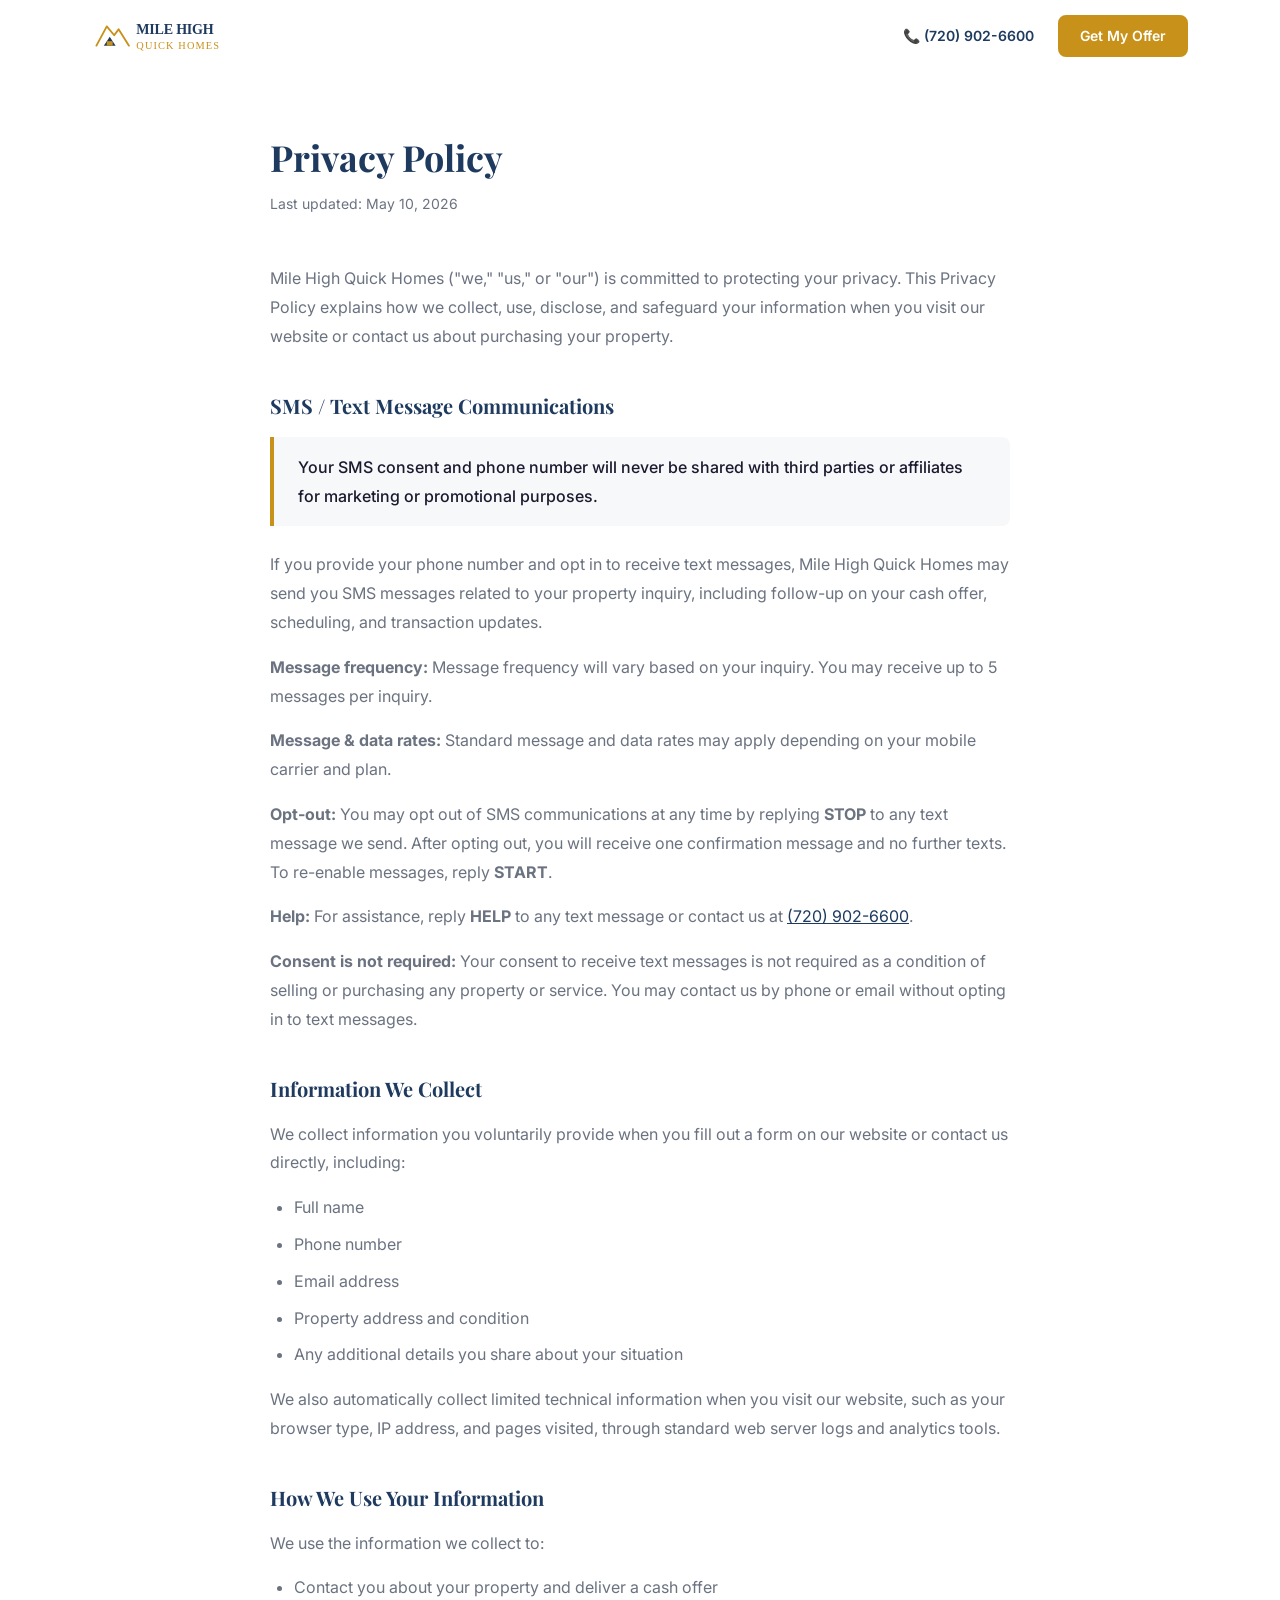
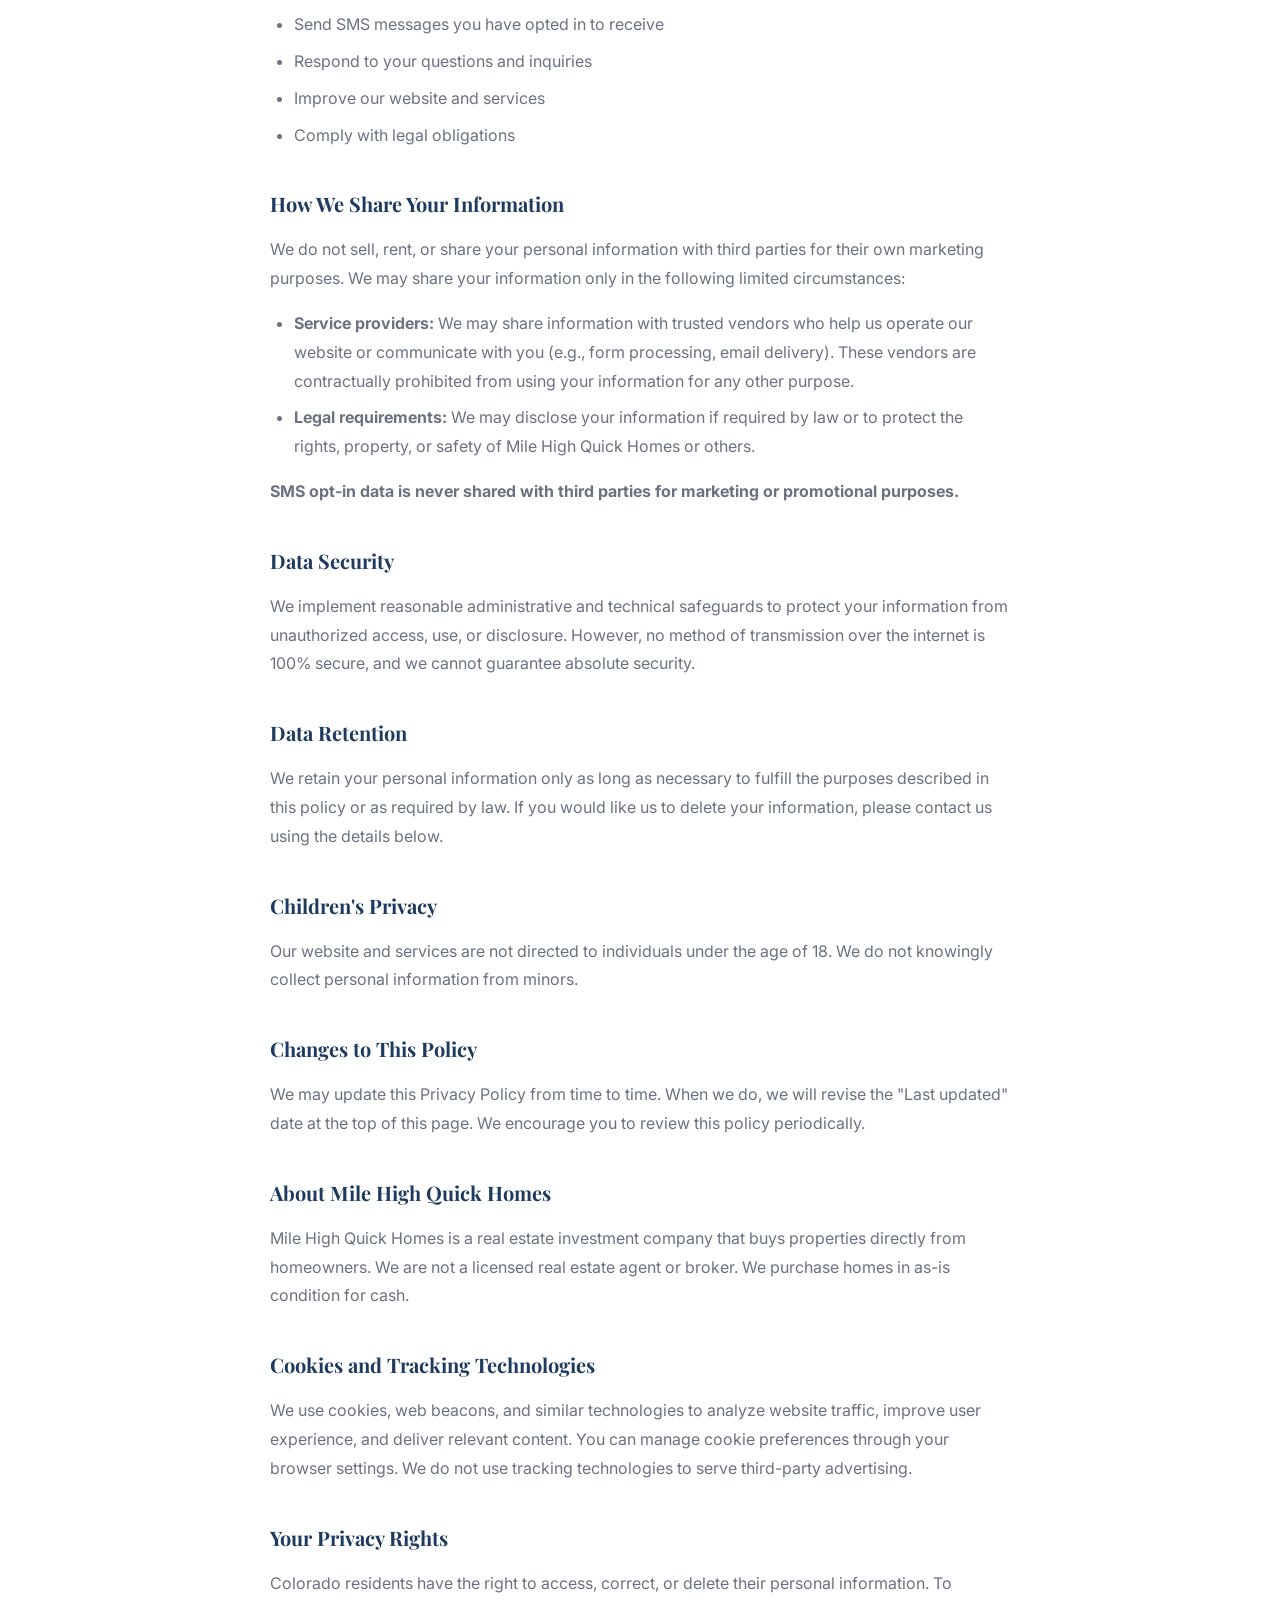
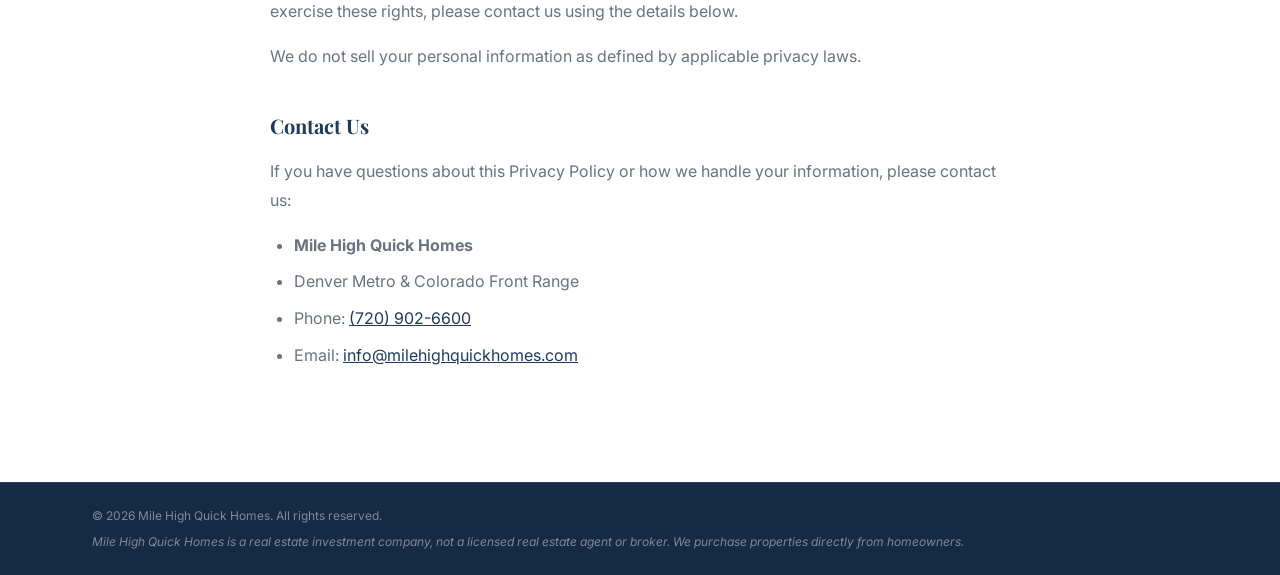
<file: privacy-policy.html>
<!DOCTYPE html>
<html lang="en">
<head>
  <meta charset="UTF-8">
  <meta name="viewport" content="width=device-width, initial-scale=1">

  <title>Privacy Policy | Mile High Quick Homes</title>
  <meta name="description" content="Privacy Policy for Mile High Quick Homes. Learn how we collect, use, and protect your personal information.">
  <meta name="robots" content="noindex, nofollow">

  <link rel="canonical" href="https://www.milehighquickhomes.com/privacy-policy.html">
  <link rel="icon" type="image/png" href="/images/favicon-32x32.png" sizes="32x32">
  <link rel="apple-touch-icon" href="/images/apple-touch-icon.png">

  <link rel="preconnect" href="https://fonts.googleapis.com">
  <link rel="preconnect" href="https://fonts.gstatic.com" crossorigin>
  <link rel="stylesheet" href="https://fonts.googleapis.com/css2?family=Playfair+Display:wght@600;700&family=Inter:wght@400;500;600&display=swap">

  <link rel="stylesheet" href="css/reset.css">
  <link rel="stylesheet" href="css/variables.css">
  <link rel="stylesheet" href="css/main.css">

  <style>
    .policy-page {
      padding-top: calc(var(--nav-height) + var(--space-16));
      padding-bottom: var(--space-24);
    }

    .policy-content {
      max-width: 740px;
      margin-inline: auto;
    }

    .policy-content h1 {
      font-family: var(--font-heading);
      font-size: var(--text-4xl);
      color: var(--color-primary);
      margin-bottom: var(--space-3);
      line-height: 1.2;
    }

    .policy-content .last-updated {
      font-size: var(--text-sm);
      color: var(--color-text-light);
      margin-bottom: var(--space-12);
    }

    .policy-content h2 {
      font-family: var(--font-heading);
      font-size: var(--text-xl);
      color: var(--color-primary);
      margin-top: var(--space-10);
      margin-bottom: var(--space-4);
    }

    .policy-content p,
    .policy-content li {
      font-size: var(--text-base);
      color: var(--color-text-light);
      line-height: 1.8;
      margin-bottom: var(--space-4);
    }

    .policy-content ul {
      padding-left: var(--space-6);
      margin-bottom: var(--space-4);
    }

    .policy-content li {
      margin-bottom: var(--space-2);
    }

    .policy-content a {
      color: var(--color-primary);
      text-decoration: underline;
    }

    .policy-highlight {
      background-color: var(--color-bg-alt);
      border-left: 4px solid var(--color-accent);
      padding: var(--space-4) var(--space-6);
      border-radius: 0 var(--radius-md) var(--radius-md) 0;
      margin-bottom: var(--space-6);
    }

    .policy-highlight p {
      margin-bottom: 0;
      font-weight: 500;
      color: var(--color-text);
    }
  </style>
</head>

<body>

  <header id="main-nav" class="nav">
    <div class="container nav__inner">
      <a href="/" class="nav__logo">
        <img src="images/logo.svg" alt="Mile High Quick Homes logo" width="200" height="48">
      </a>
      <div class="nav__spacer"></div>
      <a href="tel:+17209026600" class="nav__phone" aria-label="Call us at 720-902-6600">
        📞&nbsp;(720) 902-6600
      </a>
      <a href="/#get-offer" class="btn btn--primary nav__cta">Get My Offer</a>
    </div>
  </header>

  <main>
    <div class="policy-page">
      <div class="container">
        <div class="policy-content">

          <h1>Privacy Policy</h1>
          <p class="last-updated">Last updated: May 10, 2026</p>

          <p>Mile High Quick Homes ("we," "us," or "our") is committed to protecting your privacy. This Privacy Policy explains how we collect, use, disclose, and safeguard your information when you visit our website or contact us about purchasing your property.</p>

          <!-- ── SMS CONSENT ── -->
          <h2>SMS / Text Message Communications</h2>

          <div class="policy-highlight">
            <p>Your SMS consent and phone number will never be shared with third parties or affiliates for marketing or promotional purposes.</p>
          </div>

          <p>If you provide your phone number and opt in to receive text messages, Mile High Quick Homes may send you SMS messages related to your property inquiry, including follow-up on your cash offer, scheduling, and transaction updates.</p>

          <p><strong>Message frequency:</strong> Message frequency will vary based on your inquiry. You may receive up to 5 messages per inquiry.</p>

          <p><strong>Message &amp; data rates:</strong> Standard message and data rates may apply depending on your mobile carrier and plan.</p>

          <p><strong>Opt-out:</strong> You may opt out of SMS communications at any time by replying <strong>STOP</strong> to any text message we send. After opting out, you will receive one confirmation message and no further texts. To re-enable messages, reply <strong>START</strong>.</p>

          <p><strong>Help:</strong> For assistance, reply <strong>HELP</strong> to any text message or contact us at <a href="tel:+17209026600">(720) 902-6600</a>.</p>

          <p><strong>Consent is not required:</strong> Your consent to receive text messages is not required as a condition of selling or purchasing any property or service. You may contact us by phone or email without opting in to text messages.</p>

          <!-- ── DATA COLLECTED ── -->
          <h2>Information We Collect</h2>

          <p>We collect information you voluntarily provide when you fill out a form on our website or contact us directly, including:</p>

          <ul>
            <li>Full name</li>
            <li>Phone number</li>
            <li>Email address</li>
            <li>Property address and condition</li>
            <li>Any additional details you share about your situation</li>
          </ul>

          <p>We also automatically collect limited technical information when you visit our website, such as your browser type, IP address, and pages visited, through standard web server logs and analytics tools.</p>

          <!-- ── HOW WE USE IT ── -->
          <h2>How We Use Your Information</h2>

          <p>We use the information we collect to:</p>

          <ul>
            <li>Contact you about your property and deliver a cash offer</li>
            <li>Send SMS messages you have opted in to receive</li>
            <li>Respond to your questions and inquiries</li>
            <li>Improve our website and services</li>
            <li>Comply with legal obligations</li>
          </ul>

          <!-- ── SHARING ── -->
          <h2>How We Share Your Information</h2>

          <p>We do not sell, rent, or share your personal information with third parties for their own marketing purposes. We may share your information only in the following limited circumstances:</p>

          <ul>
            <li><strong>Service providers:</strong> We may share information with trusted vendors who help us operate our website or communicate with you (e.g., form processing, email delivery). These vendors are contractually prohibited from using your information for any other purpose.</li>
            <li><strong>Legal requirements:</strong> We may disclose your information if required by law or to protect the rights, property, or safety of Mile High Quick Homes or others.</li>
          </ul>

          <p><strong>SMS opt-in data is never shared with third parties for marketing or promotional purposes.</strong></p>

          <!-- ── DATA SECURITY ── -->
          <h2>Data Security</h2>

          <p>We implement reasonable administrative and technical safeguards to protect your information from unauthorized access, use, or disclosure. However, no method of transmission over the internet is 100% secure, and we cannot guarantee absolute security.</p>

          <!-- ── RETENTION ── -->
          <h2>Data Retention</h2>

          <p>We retain your personal information only as long as necessary to fulfill the purposes described in this policy or as required by law. If you would like us to delete your information, please contact us using the details below.</p>

          <!-- ── CHILDREN ── -->
          <h2>Children's Privacy</h2>

          <p>Our website and services are not directed to individuals under the age of 18. We do not knowingly collect personal information from minors.</p>

          <!-- ── CHANGES ── -->
          <h2>Changes to This Policy</h2>

          <p>We may update this Privacy Policy from time to time. When we do, we will revise the "Last updated" date at the top of this page. We encourage you to review this policy periodically.</p>

          <!-- ── ABOUT ── -->
          <h2>About Mile High Quick Homes</h2>

          <p>Mile High Quick Homes is a real estate investment company that buys properties directly from homeowners. We are not a licensed real estate agent or broker. We purchase homes in as-is condition for cash.</p>

          <!-- ── COOKIES ── -->
          <h2>Cookies and Tracking Technologies</h2>

          <p>We use cookies, web beacons, and similar technologies to analyze website traffic, improve user experience, and deliver relevant content. You can manage cookie preferences through your browser settings. We do not use tracking technologies to serve third-party advertising.</p>

          <!-- ── PRIVACY RIGHTS ── -->
          <h2>Your Privacy Rights</h2>

          <p>Colorado residents have the right to access, correct, or delete their personal information. To exercise these rights, please contact us using the details below.</p>

          <p>We do not sell your personal information as defined by applicable privacy laws.</p>

          <!-- ── CONTACT ── -->
          <h2>Contact Us</h2>

          <p>If you have questions about this Privacy Policy or how we handle your information, please contact us:</p>

          <ul>
            <li><strong>Mile High Quick Homes</strong></li>
            <li>Denver Metro &amp; Colorado Front Range</li>
            <li>Phone: <a href="tel:+17209026600">(720) 902-6600</a></li>
            <li>Email: <a href="mailto:info@milehighquickhomes.com">info@milehighquickhomes.com</a></li>
          </ul>

        </div>
      </div>
    </div>
  </main>

  <footer class="footer">
    <div class="footer__bottom">
      <div class="container">
        <p>&copy; 2026 Mile High Quick Homes. All rights reserved.</p>
        <p class="footer__disclaimer">
          Mile High Quick Homes is a real estate investment company, not a licensed real estate agent or broker.
          We purchase properties directly from homeowners.
        </p>
      </div>
    </div>
  </footer>

</body>
</html>
</file>
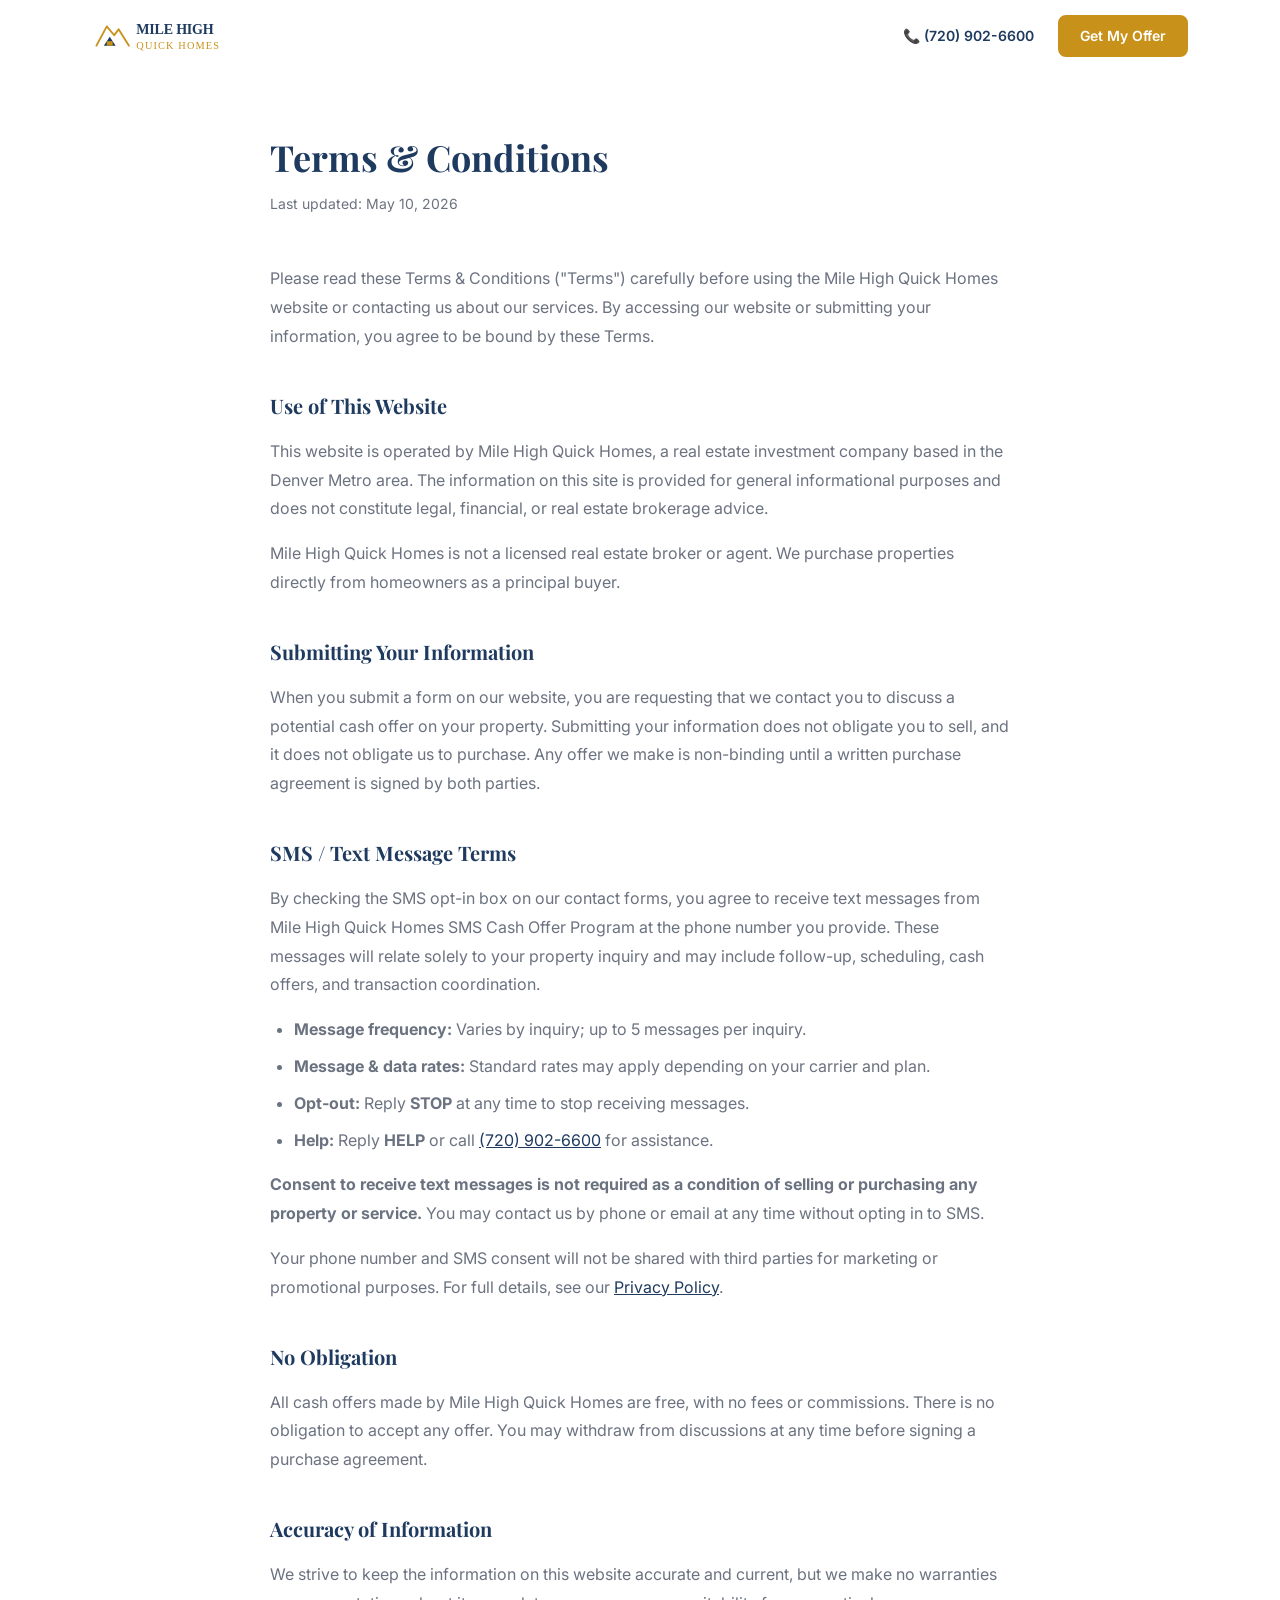
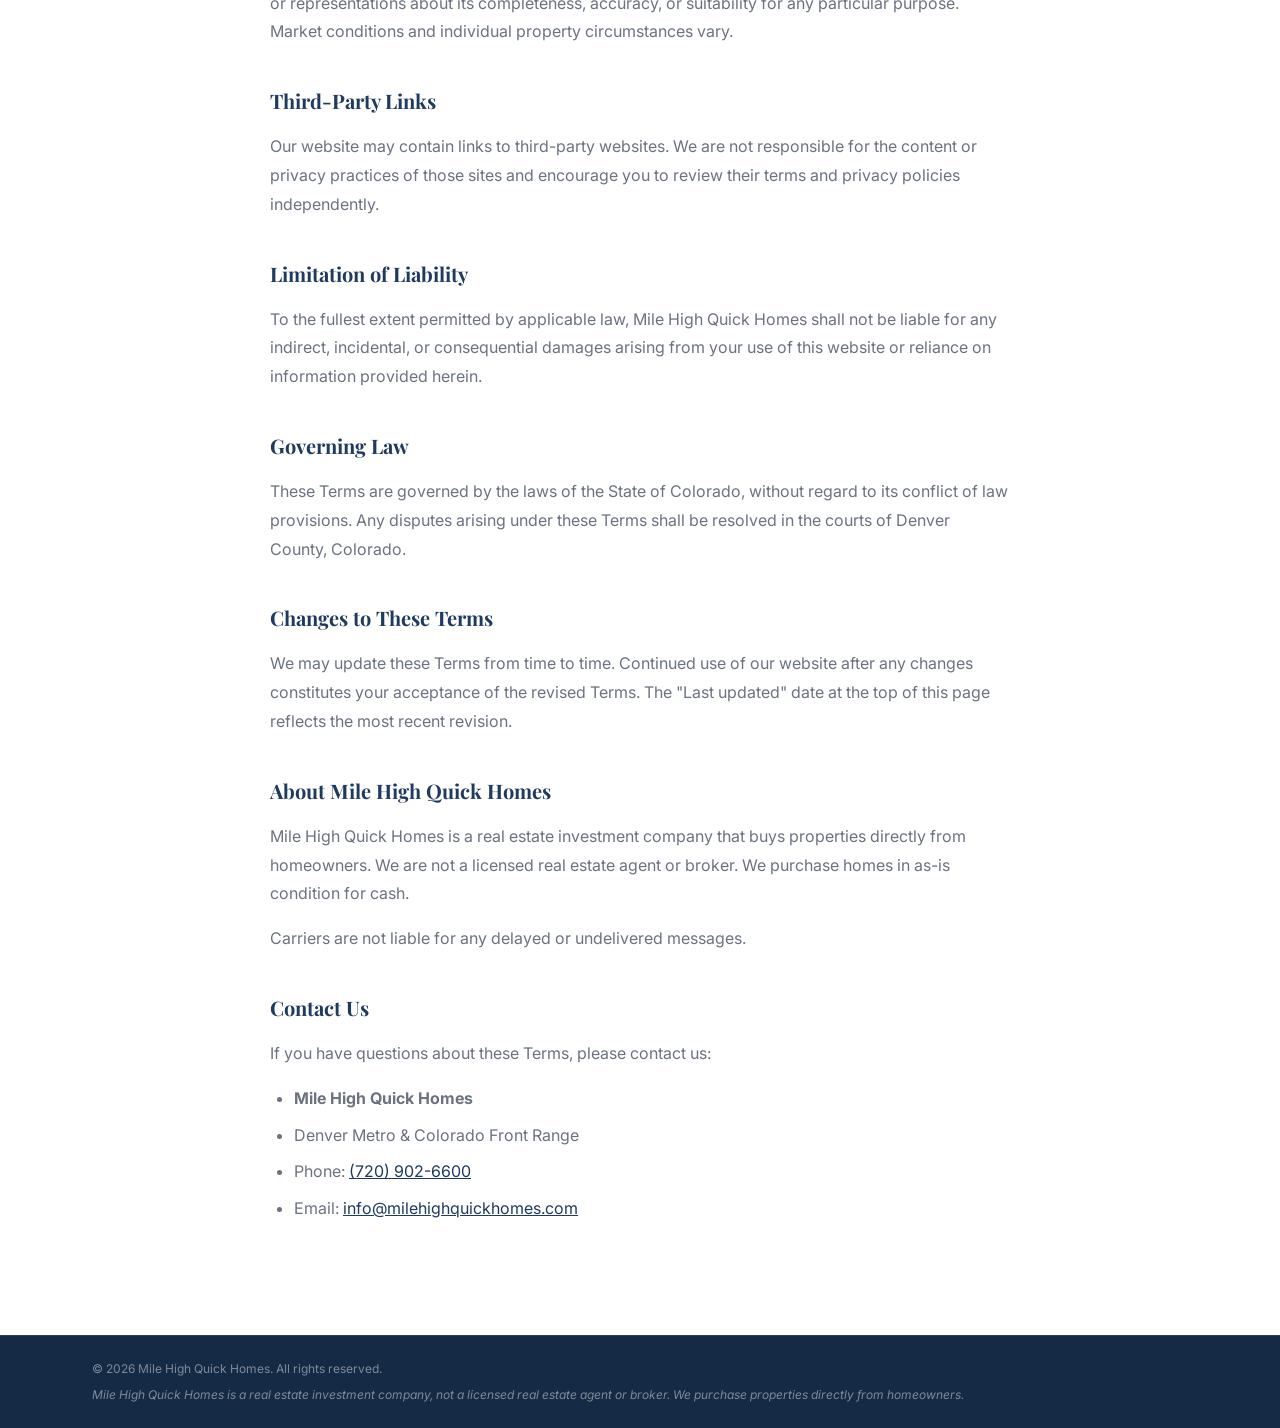
<file: terms.html>
<!DOCTYPE html>
<html lang="en">
<head>
  <meta charset="UTF-8">
  <meta name="viewport" content="width=device-width, initial-scale=1">

  <title>Terms &amp; Conditions | Mile High Quick Homes</title>
  <meta name="description" content="Terms and Conditions for Mile High Quick Homes. Please read these terms before using our website or services.">
  <meta name="robots" content="noindex, nofollow">

  <link rel="canonical" href="https://www.milehighquickhomes.com/terms.html">
  <link rel="icon" type="image/png" href="/images/favicon-32x32.png" sizes="32x32">
  <link rel="apple-touch-icon" href="/images/apple-touch-icon.png">

  <link rel="preconnect" href="https://fonts.googleapis.com">
  <link rel="preconnect" href="https://fonts.gstatic.com" crossorigin>
  <link rel="stylesheet" href="https://fonts.googleapis.com/css2?family=Playfair+Display:wght@600;700&family=Inter:wght@400;500;600&display=swap">

  <link rel="stylesheet" href="css/reset.css">
  <link rel="stylesheet" href="css/variables.css">
  <link rel="stylesheet" href="css/main.css">

  <style>
    .policy-page {
      padding-top: calc(var(--nav-height) + var(--space-16));
      padding-bottom: var(--space-24);
    }

    .policy-content {
      max-width: 740px;
      margin-inline: auto;
    }

    .policy-content h1 {
      font-family: var(--font-heading);
      font-size: var(--text-4xl);
      color: var(--color-primary);
      margin-bottom: var(--space-3);
      line-height: 1.2;
    }

    .policy-content .last-updated {
      font-size: var(--text-sm);
      color: var(--color-text-light);
      margin-bottom: var(--space-12);
    }

    .policy-content h2 {
      font-family: var(--font-heading);
      font-size: var(--text-xl);
      color: var(--color-primary);
      margin-top: var(--space-10);
      margin-bottom: var(--space-4);
    }

    .policy-content p,
    .policy-content li {
      font-size: var(--text-base);
      color: var(--color-text-light);
      line-height: 1.8;
      margin-bottom: var(--space-4);
    }

    .policy-content ul {
      padding-left: var(--space-6);
      margin-bottom: var(--space-4);
    }

    .policy-content li {
      margin-bottom: var(--space-2);
    }

    .policy-content a {
      color: var(--color-primary);
      text-decoration: underline;
    }
  </style>
</head>

<body>

  <header id="main-nav" class="nav">
    <div class="container nav__inner">
      <a href="/" class="nav__logo">
        <img src="images/logo.svg" alt="Mile High Quick Homes logo" width="200" height="48">
      </a>
      <div class="nav__spacer"></div>
      <a href="tel:+17209026600" class="nav__phone" aria-label="Call us at 720-902-6600">
        📞&nbsp;(720) 902-6600
      </a>
      <a href="/#get-offer" class="btn btn--primary nav__cta">Get My Offer</a>
    </div>
  </header>

  <main>
    <div class="policy-page">
      <div class="container">
        <div class="policy-content">

          <h1>Terms &amp; Conditions</h1>
          <p class="last-updated">Last updated: May 10, 2026</p>

          <p>Please read these Terms &amp; Conditions ("Terms") carefully before using the Mile High Quick Homes website or contacting us about our services. By accessing our website or submitting your information, you agree to be bound by these Terms.</p>

          <!-- ── USE OF SITE ── -->
          <h2>Use of This Website</h2>

          <p>This website is operated by Mile High Quick Homes, a real estate investment company based in the Denver Metro area. The information on this site is provided for general informational purposes and does not constitute legal, financial, or real estate brokerage advice.</p>

          <p>Mile High Quick Homes is not a licensed real estate broker or agent. We purchase properties directly from homeowners as a principal buyer.</p>

          <!-- ── FORMS & CONTACT ── -->
          <h2>Submitting Your Information</h2>

          <p>When you submit a form on our website, you are requesting that we contact you to discuss a potential cash offer on your property. Submitting your information does not obligate you to sell, and it does not obligate us to purchase. Any offer we make is non-binding until a written purchase agreement is signed by both parties.</p>

          <!-- ── SMS TERMS ── -->
          <h2>SMS / Text Message Terms</h2>

          <p>By checking the SMS opt-in box on our contact forms, you agree to receive text messages from Mile High Quick Homes SMS Cash Offer Program at the phone number you provide. These messages will relate solely to your property inquiry and may include follow-up, scheduling, cash offers, and transaction coordination.</p>

          <ul>
            <li><strong>Message frequency:</strong> Varies by inquiry; up to 5 messages per inquiry.</li>
            <li><strong>Message &amp; data rates:</strong> Standard rates may apply depending on your carrier and plan.</li>
            <li><strong>Opt-out:</strong> Reply <strong>STOP</strong> at any time to stop receiving messages.</li>
            <li><strong>Help:</strong> Reply <strong>HELP</strong> or call <a href="tel:+17209026600">(720) 902-6600</a> for assistance.</li>
          </ul>

          <p><strong>Consent to receive text messages is not required as a condition of selling or purchasing any property or service.</strong> You may contact us by phone or email at any time without opting in to SMS.</p>

          <p>Your phone number and SMS consent will not be shared with third parties for marketing or promotional purposes. For full details, see our <a href="/privacy-policy.html">Privacy Policy</a>.</p>

          <!-- ── NO OBLIGATION ── -->
          <h2>No Obligation</h2>

          <p>All cash offers made by Mile High Quick Homes are free, with no fees or commissions. There is no obligation to accept any offer. You may withdraw from discussions at any time before signing a purchase agreement.</p>

          <!-- ── ACCURACY ── -->
          <h2>Accuracy of Information</h2>

          <p>We strive to keep the information on this website accurate and current, but we make no warranties or representations about its completeness, accuracy, or suitability for any particular purpose. Market conditions and individual property circumstances vary.</p>

          <!-- ── LINKS ── -->
          <h2>Third-Party Links</h2>

          <p>Our website may contain links to third-party websites. We are not responsible for the content or privacy practices of those sites and encourage you to review their terms and privacy policies independently.</p>

          <!-- ── LIABILITY ── -->
          <h2>Limitation of Liability</h2>

          <p>To the fullest extent permitted by applicable law, Mile High Quick Homes shall not be liable for any indirect, incidental, or consequential damages arising from your use of this website or reliance on information provided herein.</p>

          <!-- ── GOVERNING LAW ── -->
          <h2>Governing Law</h2>

          <p>These Terms are governed by the laws of the State of Colorado, without regard to its conflict of law provisions. Any disputes arising under these Terms shall be resolved in the courts of Denver County, Colorado.</p>

          <!-- ── CHANGES ── -->
          <h2>Changes to These Terms</h2>

          <p>We may update these Terms from time to time. Continued use of our website after any changes constitutes your acceptance of the revised Terms. The "Last updated" date at the top of this page reflects the most recent revision.</p>

          <!-- ── ABOUT ── -->
          <h2>About Mile High Quick Homes</h2>

          <p>Mile High Quick Homes is a real estate investment company that buys properties directly from homeowners. We are not a licensed real estate agent or broker. We purchase homes in as-is condition for cash.</p>

          <p>Carriers are not liable for any delayed or undelivered messages.</p>

          <!-- ── CONTACT ── -->
          <h2>Contact Us</h2>

          <p>If you have questions about these Terms, please contact us:</p>

          <ul>
            <li><strong>Mile High Quick Homes</strong></li>
            <li>Denver Metro &amp; Colorado Front Range</li>
            <li>Phone: <a href="tel:+17209026600">(720) 902-6600</a></li>
            <li>Email: <a href="mailto:info@milehighquickhomes.com">info@milehighquickhomes.com</a></li>
          </ul>

        </div>
      </div>
    </div>
  </main>

  <footer class="footer">
    <div class="footer__bottom">
      <div class="container">
        <p>&copy; 2026 Mile High Quick Homes. All rights reserved.</p>
        <p class="footer__disclaimer">
          Mile High Quick Homes is a real estate investment company, not a licensed real estate agent or broker.
          We purchase properties directly from homeowners.
        </p>
      </div>
    </div>
  </footer>

</body>
</html>
</file>
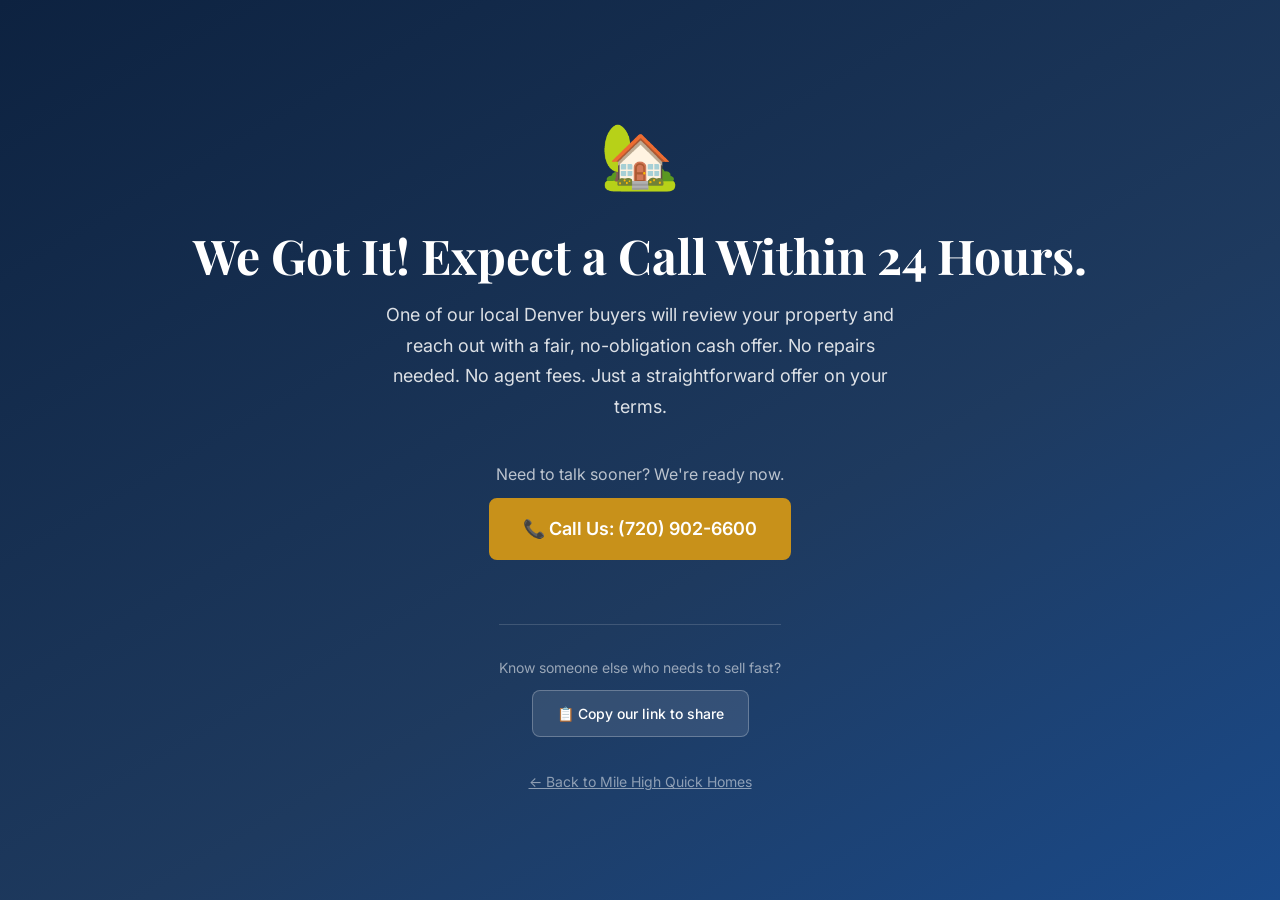
<file: thank-you.html>
<!DOCTYPE html>
<html lang="en">
<head>
  <meta charset="UTF-8">
  <meta name="viewport" content="width=device-width, initial-scale=1">

  <title>Thank You | Mile High Quick Homes</title>
  <meta name="description" content="We received your property information. Expect a call from our team within 24 hours.">
  <meta name="robots" content="noindex, nofollow">

  <!-- Canonical & Favicons -->
  <link rel="canonical" href="https://www.milehighquickhomes.com/thank-you.html">
  <link rel="icon"             type="image/png" href="/images/favicon-32x32.png" sizes="32x32">
  <link rel="apple-touch-icon"                  href="/images/apple-touch-icon.png">

  <!-- Google Fonts -->
  <link rel="preconnect" href="https://fonts.googleapis.com">
  <link rel="preconnect" href="https://fonts.gstatic.com" crossorigin>
  <link rel="stylesheet"  href="https://fonts.googleapis.com/css2?family=Playfair+Display:wght@600;700&family=Inter:wght@400;500;600&display=swap">

  <!-- Styles -->
  <link rel="stylesheet" href="css/reset.css">
  <link rel="stylesheet" href="css/variables.css">
  <link rel="stylesheet" href="css/main.css">

  <style>
    .thankyou-page {
      min-height: 100vh;
      display: flex;
      flex-direction: column;
      align-items: center;
      justify-content: center;
      padding: var(--space-8);
      background: linear-gradient(150deg, #0d2240 0%, #1E3A5F 60%, #1a4a8a 100%);
      text-align: center;
      color: white;
    }

    .thankyou-icon {
      font-size: 4rem;
      margin-bottom: var(--space-6);
    }

    .thankyou-title {
      font-family: var(--font-heading);
      font-size: var(--text-4xl);
      font-weight: 700;
      color: white;
      margin-bottom: var(--space-4);
      line-height: 1.2;
    }

    @media (min-width: 768px) {
      .thankyou-title {
        font-size: var(--text-5xl);
      }
    }

    .thankyou-body {
      font-size: var(--text-lg);
      color: rgba(255, 255, 255, 0.85);
      max-width: 540px;
      line-height: 1.7;
      margin-bottom: var(--space-10);
    }

    .thankyou-cta {
      margin-bottom: var(--space-8);
    }

    .thankyou-cta p {
      font-size: var(--text-base);
      color: rgba(255, 255, 255, 0.7);
      margin-bottom: var(--space-3);
    }

    .thankyou-share {
      margin-top: var(--space-8);
      padding-top: var(--space-8);
      border-top: 1px solid rgba(255, 255, 255, 0.15);
    }

    .thankyou-share p {
      font-size: var(--text-sm);
      color: rgba(255, 255, 255, 0.55);
      margin-bottom: var(--space-3);
    }

    .copy-link-btn {
      background: rgba(255, 255, 255, 0.1);
      border: 1px solid rgba(255, 255, 255, 0.25);
      color: white;
      padding: var(--space-3) var(--space-6);
      border-radius: var(--radius-md);
      cursor: pointer;
      font-size: var(--text-sm);
      font-weight: 500;
      transition: background-color var(--transition);
    }

    .copy-link-btn:hover {
      background: rgba(255, 255, 255, 0.2);
    }

    .thankyou-back {
      margin-top: var(--space-8);
    }

    .thankyou-back a {
      font-size: var(--text-sm);
      color: rgba(255, 255, 255, 0.5);
      text-decoration: underline;
    }

    .thankyou-back a:hover {
      color: rgba(255, 255, 255, 0.8);
    }
  </style>
</head>

<body>

  <main>
  <div class="thankyou-page">

    <div class="thankyou-icon" aria-hidden="true">🏡</div>

    <h1 class="thankyou-title">We Got It! Expect a Call Within 24 Hours.</h1>

    <p class="thankyou-body">
      One of our local Denver buyers will review your property and reach out with a fair,
      no-obligation cash offer. No repairs needed. No agent fees. Just a straightforward offer
      on your terms.
    </p>

    <div class="thankyou-cta">
      <p>Need to talk sooner? We're ready now.</p>
      <a href="tel:+17209026600" class="btn btn--primary btn--large">
        📞 Call Us: (720) 902-6600
      </a>
    </div>

    <div class="thankyou-share">
      <p>Know someone else who needs to sell fast?</p>
      <button class="copy-link-btn" id="copy-link">
        📋 Copy our link to share
      </button>
    </div>

    <div class="thankyou-back">
      <a href="/">← Back to Mile High Quick Homes</a>
    </div>

  </div>
  </main>

  <script src="js/thank-you.js"></script>

</body>
</html>
</file>
<file: css/variables.css>
:root {
  /* Brand Colors */
  --color-primary:       #1E3A5F;
  --color-primary-dark:  #152A45;
  --color-accent:        #C8911A;
  --color-accent-dark:   #A87516;
  --color-accent-light:  #E8B84B;

  /* Neutral Colors */
  --color-text:          #1A1A2E;
  --color-text-light:    #6B7280;
  --color-text-inverse:  #FFFFFF;
  --color-bg:            #FFFFFF;
  --color-bg-alt:        #F7F8FA;
  --color-bg-dark:       #1E3A5F;
  --color-border:        #E5E7EB;
  --color-success:       #15803D;
  --color-error:         #DC2626;

  /* Typography */
  --font-heading: 'Playfair Display', Georgia, 'Times New Roman', serif;
  --font-body:    'Inter', system-ui, -apple-system, BlinkMacSystemFont, sans-serif;

  /* Font Sizes */
  --text-xs:   0.75rem;
  --text-sm:   0.875rem;
  --text-base: 1rem;
  --text-lg:   1.125rem;
  --text-xl:   1.25rem;
  --text-2xl:  1.5rem;
  --text-3xl:  1.875rem;
  --text-4xl:  2.25rem;
  --text-5xl:  3rem;
  --text-6xl:  3.75rem;

  /* Spacing */
  --space-1:  0.25rem;
  --space-2:  0.5rem;
  --space-3:  0.75rem;
  --space-4:  1rem;
  --space-5:  1.25rem;
  --space-6:  1.5rem;
  --space-8:  2rem;
  --space-10: 2.5rem;
  --space-12: 3rem;
  --space-16: 4rem;
  --space-20: 5rem;
  --space-24: 6rem;

  /* Layout */
  --container-max: 1160px;
  --nav-height:    72px;

  /* Shadows */
  --shadow-sm:  0 1px 3px rgba(0, 0, 0, 0.08);
  --shadow-md:  0 4px 16px rgba(0, 0, 0, 0.10);
  --shadow-lg:  0 8px 32px rgba(0, 0, 0, 0.14);
  --shadow-xl:  0 16px 48px rgba(0, 0, 0, 0.18);

  /* Border Radius */
  --radius-sm: 4px;
  --radius-md: 8px;
  --radius-lg: 12px;
  --radius-xl: 20px;

  /* Transitions */
  --transition-fast: 0.15s ease;
  --transition:      0.25s ease;
  --transition-slow: 0.4s ease;
}
</file>
<file: css/main.css>
/* ============================================================
   BASE STYLES
   ============================================================ */

body {
  font-family: var(--font-body);
  font-size: var(--text-base);
  color: var(--color-text);
  background-color: var(--color-bg);
}

/* ============================================================
   LAYOUT UTILITIES
   ============================================================ */

.container {
  width: 100%;
  max-width: var(--container-max);
  margin-inline: auto;
  padding-inline: var(--space-6);
}

@media (min-width: 768px) {
  .container {
    padding-inline: var(--space-8);
  }
}

.section {
  padding-block: var(--space-16);
}

@media (min-width: 768px) {
  .section {
    padding-block: var(--space-24);
  }
}

.section--alt {
  background-color: var(--color-bg-alt);
}

.section--dark {
  background-color: var(--color-primary);
  color: var(--color-text-inverse);
}

/* ============================================================
   TYPOGRAPHY
   ============================================================ */

.section-title {
  font-family: var(--font-heading);
  font-size: var(--text-3xl);
  font-weight: 700;
  color: var(--color-primary);
  text-align: center;
  line-height: 1.2;
  margin-bottom: var(--space-4);
}

.section-title--light {
  color: var(--color-text-inverse);
}

@media (min-width: 768px) {
  .section-title {
    font-size: var(--text-4xl);
  }
}

.section-subtitle {
  font-size: var(--text-lg);
  color: var(--color-text-light);
  text-align: center;
  max-width: 600px;
  margin-inline: auto;
  margin-bottom: var(--space-12);
}

.section-subtitle--light {
  color: rgba(255, 255, 255, 0.8);
}

.section-subtitle a {
  color: var(--color-accent-light);
}

.visually-hidden {
  position: absolute;
  width: 1px;
  height: 1px;
  padding: 0;
  margin: -1px;
  overflow: hidden;
  clip: rect(0, 0, 0, 0);
  white-space: nowrap;
  border: 0;
}

/* ============================================================
   BUTTONS
   ============================================================ */

.btn {
  display: inline-flex;
  align-items: center;
  justify-content: center;
  gap: var(--space-2);
  padding: var(--space-4) var(--space-8);
  border-radius: var(--radius-md);
  font-family: var(--font-body);
  font-size: var(--text-base);
  font-weight: 600;
  line-height: 1;
  text-decoration: none;
  cursor: pointer;
  border: 2px solid transparent;
  transition: background-color var(--transition), color var(--transition),
              border-color var(--transition), box-shadow var(--transition),
              transform var(--transition-fast);
  white-space: nowrap;
}

.btn:hover {
  transform: translateY(-2px);
  box-shadow: var(--shadow-md);
}

.btn:active {
  transform: translateY(0);
}

.btn--primary {
  background-color: var(--color-accent);
  color: white;
  border-color: var(--color-accent);
}

.btn--primary:hover {
  background-color: var(--color-accent-dark);
  border-color: var(--color-accent-dark);
}

.btn--outline {
  background-color: transparent;
  color: white;
  border-color: rgba(255, 255, 255, 0.6);
}

.btn--outline:hover {
  background-color: white;
  color: var(--color-primary);
  border-color: white;
}

.btn--full {
  display: flex;
  width: 100%;
}

.btn--large {
  padding: var(--space-5) var(--space-8);
  font-size: var(--text-lg);
}

/* ============================================================
   NAVIGATION
   ============================================================ */

.nav {
  position: fixed;
  top: 0;
  left: 0;
  right: 0;
  z-index: 100;
  height: var(--nav-height);
  background-color: white;
  border-bottom: 1px solid transparent;
  transition: border-color var(--transition), box-shadow var(--transition);
}

.nav.scrolled {
  border-bottom-color: var(--color-border);
  box-shadow: var(--shadow-sm);
}

.nav__inner {
  height: 100%;
  display: flex;
  align-items: center;
  gap: var(--space-6);
}

.nav__logo {
  flex-shrink: 0;
  line-height: 0;
}

.nav__logo img {
  height: 40px;
  width: auto;
}

.nav__links {
  display: none;
  gap: var(--space-6);
  margin-left: var(--space-4);
}

@media (min-width: 1024px) {
  .nav__links {
    display: flex;
  }
}

.nav__links a {
  font-size: var(--text-sm);
  font-weight: 500;
  color: var(--color-text);
  text-decoration: none;
  transition: color var(--transition-fast);
}

.nav__links a:hover {
  color: var(--color-primary);
}

.nav__spacer {
  flex: 1;
}

.nav__phone {
  display: none;
  font-weight: 600;
  font-size: var(--text-sm);
  color: var(--color-primary);
  text-decoration: none;
  gap: var(--space-2);
  align-items: center;
  white-space: nowrap;
}

@media (min-width: 768px) {
  .nav__phone {
    display: flex;
  }
}

.nav__cta {
  display: none;
  padding: var(--space-3) var(--space-5);
  font-size: var(--text-sm);
}

@media (min-width: 640px) {
  .nav__cta {
    display: inline-flex;
  }
}

.nav__hamburger {
  display: flex;
  flex-direction: column;
  gap: 5px;
  background: none;
  border: none;
  cursor: pointer;
  padding: var(--space-2);
  margin-left: auto;
}

@media (min-width: 1024px) {
  .nav__hamburger {
    display: none;
  }
}

.nav__hamburger span {
  display: block;
  width: 24px;
  height: 2px;
  background-color: var(--color-primary);
  border-radius: 2px;
  transition: transform var(--transition), opacity var(--transition);
}

/* ============================================================
   MOBILE NAV OVERLAY
   ============================================================ */

.nav-overlay {
  position: fixed;
  inset: 0;
  z-index: 200;
  background-color: var(--color-primary);
  display: flex;
  flex-direction: column;
  align-items: center;
  justify-content: center;
  gap: var(--space-6);
  padding: var(--space-8);
  opacity: 0;
  visibility: hidden;
  pointer-events: none;
  transform: translateY(-8px);
  transition: opacity var(--transition), transform var(--transition),
              visibility 0s var(--transition);
}

.nav-overlay.is-open {
  opacity: 1;
  visibility: visible;
  pointer-events: all;
  transform: translateY(0);
  transition: opacity var(--transition), transform var(--transition),
              visibility 0s;
}

.nav-overlay__close {
  position: absolute;
  top: var(--space-6);
  right: var(--space-6);
  background: none;
  border: none;
  color: white;
  font-size: var(--text-2xl);
  cursor: pointer;
  line-height: 1;
  padding: var(--space-2);
}

.nav-overlay__links {
  display: flex;
  flex-direction: column;
  align-items: center;
  gap: var(--space-6);
  list-style: none;
}

.nav-overlay__links a {
  font-family: var(--font-heading);
  font-size: var(--text-2xl);
  color: white;
  text-decoration: none;
  transition: color var(--transition-fast);
}

.nav-overlay__links a:hover {
  color: var(--color-accent-light);
}

.nav-overlay__phone {
  font-size: var(--text-xl);
  color: var(--color-accent-light);
  font-weight: 600;
  text-decoration: none;
  margin-top: var(--space-4);
}

/* ============================================================
   HERO SECTION
   ============================================================ */

.hero {
  min-height: 100vh;
  padding-top: calc(var(--nav-height) + var(--space-12));
  padding-bottom: var(--space-16);
  background: linear-gradient(150deg, #0d2240 0%, #1E3A5F 45%, #1a4a8a 100%);
  position: relative;
  overflow: hidden;
  display: flex;
  align-items: center;
}

.hero::before {
  content: '';
  position: absolute;
  inset: 0;
  background: url('../images/hero-bg.jpg') center/cover no-repeat;
  opacity: 0.15;
}

.hero__inner {
  position: relative;
  z-index: 1;
  display: grid;
  gap: var(--space-12);
  align-items: center;
}

@media (min-width: 1024px) {
  .hero__inner {
    grid-template-columns: 1fr 480px;
    gap: var(--space-16);
  }
}

.hero__content {
  color: white;
}

.hero__eyebrow {
  display: inline-block;
  background-color: var(--color-accent);
  color: white;
  font-size: var(--text-sm);
  font-weight: 600;
  letter-spacing: 0.08em;
  text-transform: uppercase;
  padding: var(--space-1) var(--space-4);
  border-radius: var(--radius-sm);
  margin-bottom: var(--space-4);
}

.hero__title {
  font-family: var(--font-heading);
  font-size: var(--text-4xl);
  font-weight: 700;
  line-height: 1.15;
  margin-bottom: var(--space-6);
  color: white;
}

@media (min-width: 768px) {
  .hero__title {
    font-size: var(--text-5xl);
  }
}

@media (min-width: 1024px) {
  .hero__title {
    font-size: var(--text-6xl);
  }
}

.hero__subtitle {
  font-size: var(--text-lg);
  color: rgba(255, 255, 255, 0.85);
  line-height: 1.6;
  margin-bottom: var(--space-8);
  max-width: 560px;
}

.hero__badges {
  display: flex;
  flex-wrap: wrap;
  gap: var(--space-3);
  margin-top: var(--space-8);
}

.badge {
  display: inline-flex;
  align-items: center;
  gap: var(--space-2);
  background-color: rgba(255, 255, 255, 0.12);
  color: white;
  border: 1px solid rgba(255, 255, 255, 0.25);
  border-radius: var(--radius-xl);
  padding: var(--space-2) var(--space-4);
  font-size: var(--text-sm);
  font-weight: 500;
  backdrop-filter: blur(4px);
}

/* Hero form card */
.hero__form-card {
  background-color: white;
  border-radius: var(--radius-xl);
  padding: var(--space-8);
  box-shadow: var(--shadow-xl);
}

.hero__form-title {
  font-family: var(--font-heading);
  font-size: var(--text-xl);
  color: var(--color-primary);
  margin-bottom: var(--space-2);
  text-align: center;
}

.hero__form-subtitle {
  font-size: var(--text-sm);
  color: var(--color-text-light);
  text-align: center;
  margin-bottom: var(--space-6);
}

/* ============================================================
   FORMS (shared)
   ============================================================ */

.form-group {
  margin-bottom: var(--space-4);
}

.form-label {
  display: block;
  font-size: var(--text-sm);
  font-weight: 600;
  color: var(--color-text);
  margin-bottom: var(--space-2);
}

.form-label--light {
  color: rgba(255, 255, 255, 0.9);
}

.form-input {
  width: 100%;
  padding: var(--space-4);
  border: 1.5px solid var(--color-border);
  border-radius: var(--radius-md);
  font-size: var(--text-base);
  color: var(--color-text);
  background-color: white;
  transition: border-color var(--transition-fast), box-shadow var(--transition-fast);
  -webkit-appearance: none;
}

.form-input:focus {
  outline: none;
  border-color: var(--color-primary);
  box-shadow: 0 0 0 3px rgba(30, 58, 95, 0.12);
}

.form-input::placeholder {
  color: #9CA3AF;
}

.form-select {
  cursor: pointer;
  background-image: url("data:image/svg+xml,%3Csvg xmlns='http://www.w3.org/2000/svg' viewBox='0 0 20 20' fill='%236B7280'%3E%3Cpath fill-rule='evenodd' d='M5.23 7.21a.75.75 0 011.06.02L10 11.168l3.71-3.938a.75.75 0 111.08 1.04l-4.25 4.5a.75.75 0 01-1.08 0l-4.25-4.5a.75.75 0 01.02-1.06z' clip-rule='evenodd'/%3E%3C/svg%3E");
  background-repeat: no-repeat;
  background-position: right var(--space-4) center;
  background-size: 18px;
  padding-right: var(--space-10);
}

.form-textarea {
  min-height: 100px;
  resize: vertical;
}

.form-row {
  display: grid;
  gap: var(--space-4);
}

@media (min-width: 640px) {
  .form-row {
    grid-template-columns: 1fr 1fr;
  }
}

.form-error {
  display: block;
  margin-top: var(--space-3);
  font-size: var(--text-sm);
  color: var(--color-error);
  padding: var(--space-3) var(--space-4);
  background-color: #FEF2F2;
  border-radius: var(--radius-md);
  border: 1px solid #FECACA;
}

.form-error--light a,
.form-error--light {
  color: #FCA5A5;
  background-color: rgba(220, 38, 38, 0.12);
  border-color: rgba(220, 38, 38, 0.3);
}

.form-privacy {
  margin-top: var(--space-4);
  font-size: var(--text-xs);
  color: rgba(255, 255, 255, 0.55);
  text-align: center;
}

.optional {
  font-weight: 400;
  color: var(--color-text-light);
  font-size: var(--text-xs);
}

.form-group--checkbox {
  margin-bottom: var(--space-4);
}

.form-checkbox-label {
  display: flex;
  align-items: flex-start;
  gap: var(--space-3);
  cursor: pointer;
  font-size: var(--text-xs);
  color: var(--color-text-light);
  line-height: 1.5;
}

.form-checkbox-label--light {
  color: rgba(255, 255, 255, 0.65);
}

.form-checkbox {
  flex-shrink: 0;
  width: 16px;
  height: 16px;
  margin-top: 2px;
  accent-color: var(--color-accent);
  cursor: pointer;
}

/* ============================================================
   HOW IT WORKS
   ============================================================ */

.steps {
  display: grid;
  gap: var(--space-8);
  position: relative;
}

@media (min-width: 768px) {
  .steps {
    grid-template-columns: repeat(3, 1fr);
    gap: var(--space-6);
  }

  .steps::before {
    content: '';
    position: absolute;
    top: 28px;
    left: calc(16.67% + 20px);
    right: calc(16.67% + 20px);
    height: 2px;
    background: linear-gradient(to right, var(--color-accent), var(--color-accent));
    z-index: 0;
  }
}

.step {
  text-align: center;
  padding: var(--space-6);
  position: relative;
  z-index: 1;
}

.step__number {
  width: 56px;
  height: 56px;
  border-radius: 50%;
  background-color: var(--color-accent);
  color: white;
  font-size: var(--text-2xl);
  font-weight: 700;
  font-family: var(--font-heading);
  display: flex;
  align-items: center;
  justify-content: center;
  margin: 0 auto var(--space-5);
  box-shadow: 0 0 0 6px rgba(200, 145, 26, 0.15);
}

.step h3 {
  font-family: var(--font-heading);
  font-size: var(--text-xl);
  color: var(--color-primary);
  margin-bottom: var(--space-3);
}

.step p {
  color: var(--color-text-light);
  line-height: 1.6;
}

/* ============================================================
   WHY CHOOSE US
   ============================================================ */

.benefits {
  display: grid;
  gap: var(--space-5);
  margin-bottom: var(--space-16);
}

@media (min-width: 640px) {
  .benefits {
    grid-template-columns: repeat(2, 1fr);
  }
}

@media (min-width: 1024px) {
  .benefits {
    grid-template-columns: repeat(3, 1fr);
  }
}

.benefit-card {
  background-color: white;
  border-radius: var(--radius-lg);
  padding: var(--space-6);
  box-shadow: var(--shadow-sm);
  border: 1px solid var(--color-border);
  transition: box-shadow var(--transition), transform var(--transition);
}

.benefit-card:hover {
  box-shadow: var(--shadow-md);
  transform: translateY(-2px);
}

.benefit-card__icon {
  font-size: 2rem;
  margin-bottom: var(--space-4);
}

.benefit-card h3 {
  font-family: var(--font-heading);
  font-size: var(--text-lg);
  color: var(--color-primary);
  margin-bottom: var(--space-3);
}

.benefit-card p {
  font-size: var(--text-sm);
  color: var(--color-text-light);
  line-height: 1.6;
}

/* Comparison table */
.comparison-heading {
  font-family: var(--font-heading);
  font-size: var(--text-2xl);
  color: var(--color-primary);
  text-align: center;
  margin-bottom: var(--space-6);
}

.comparison-wrapper {
  overflow-x: auto;
  border-radius: var(--radius-lg);
  box-shadow: var(--shadow-md);
  border: 1px solid var(--color-border);
}

.comparison {
  width: 100%;
  border-collapse: collapse;
  font-size: var(--text-sm);
  background-color: white;
}

.comparison th,
.comparison td {
  padding: var(--space-4) var(--space-5);
  text-align: left;
  border-bottom: 1px solid var(--color-border);
}

.comparison thead th {
  background-color: var(--color-bg-alt);
  font-weight: 700;
  color: var(--color-text);
  font-size: var(--text-base);
  white-space: nowrap;
}

.comparison tbody tr:last-child td {
  border-bottom: none;
}

.comparison tbody tr:hover td {
  background-color: var(--color-bg-alt);
}

.comparison__highlight {
  background-color: rgba(30, 58, 95, 0.04) !important;
  color: var(--color-primary);
  font-weight: 600;
}

.comparison thead .comparison__highlight {
  background-color: var(--color-primary) !important;
  color: white;
}

/* ============================================================
   TESTIMONIALS
   ============================================================ */

.testimonials {
  display: grid;
  gap: var(--space-6);
  margin-bottom: var(--space-12);
}

@media (min-width: 768px) {
  .testimonials {
    grid-template-columns: repeat(3, 1fr);
  }
}

.testimonial {
  background-color: white;
  border-radius: var(--radius-lg);
  padding: var(--space-8);
  box-shadow: var(--shadow-sm);
  border: 1px solid var(--color-border);
  display: flex;
  flex-direction: column;
  gap: var(--space-4);
}

.testimonial__stars {
  color: var(--color-accent);
  font-size: var(--text-lg);
  letter-spacing: 2px;
}

.testimonial blockquote {
  font-size: var(--text-base);
  color: var(--color-text);
  line-height: 1.7;
  font-style: italic;
  flex: 1;
}

.testimonial cite {
  font-size: var(--text-sm);
  font-weight: 600;
  color: var(--color-primary);
  font-style: normal;
}

/* Trust badge row */
.trust-badges {
  display: flex;
  flex-wrap: wrap;
  justify-content: center;
  gap: var(--space-4);
}

.trust-badge {
  display: inline-flex;
  align-items: center;
  gap: var(--space-2);
  background-color: var(--color-bg-alt);
  color: var(--color-text);
  border: 1px solid var(--color-border);
  border-radius: var(--radius-md);
  padding: var(--space-3) var(--space-5);
  font-size: var(--text-sm);
  font-weight: 600;
}

/* ============================================================
   ABOUT SECTION
   ============================================================ */

.about {
  display: grid;
  gap: var(--space-12);
  align-items: center;
}

@media (min-width: 1024px) {
  .about {
    grid-template-columns: 1fr 1fr;
    gap: var(--space-16);
  }
}

.about__image img {
  border-radius: var(--radius-xl);
  box-shadow: var(--shadow-lg);
  width: 100%;
  height: 360px;
  object-fit: cover;
  background-color: var(--color-border);
}

.about__content h2 {
  font-family: var(--font-heading);
  font-size: var(--text-3xl);
  color: var(--color-primary);
  line-height: 1.2;
  margin-bottom: var(--space-5);
}

@media (min-width: 768px) {
  .about__content h2 {
    font-size: var(--text-4xl);
  }
}

.about__content p {
  color: var(--color-text-light);
  line-height: 1.7;
  margin-bottom: var(--space-4);
}

.about__content p strong {
  color: var(--color-text);
}

.about__content .btn {
  margin-top: var(--space-4);
}

/* ============================================================
   FAQ SECTION
   ============================================================ */

.faq-list {
  max-width: 780px;
  margin-inline: auto;
  display: flex;
  flex-direction: column;
  gap: var(--space-3);
}

.faq-item {
  border: 1px solid var(--color-border);
  border-radius: var(--radius-md);
  background-color: white;
  overflow: hidden;
}

.faq-question {
  display: flex;
  align-items: center;
  justify-content: space-between;
  width: 100%;
  padding: var(--space-5) var(--space-6);
  background: none;
  border: none;
  cursor: pointer;
  text-align: left;
  font-size: var(--text-base);
  font-weight: 600;
  color: var(--color-primary);
  gap: var(--space-4);
  transition: background-color var(--transition-fast);
}

.faq-question:hover {
  background-color: var(--color-bg-alt);
}

.faq-question[aria-expanded="true"] {
  background-color: var(--color-bg-alt);
}

.faq-icon {
  flex-shrink: 0;
  font-size: var(--text-xl);
  font-weight: 300;
  color: var(--color-accent);
  transition: transform var(--transition);
  line-height: 1;
}

.faq-question[aria-expanded="true"] .faq-icon {
  transform: rotate(45deg);
}

.faq-answer {
  max-height: 0;
  overflow: hidden;
  transition: max-height var(--transition-slow);
}

.faq-answer__inner {
  padding: 0 var(--space-6) var(--space-5);
  color: var(--color-text-light);
  line-height: 1.7;
}

/* ============================================================
   FULL FORM SECTION
   ============================================================ */

.full-form {
  max-width: 680px;
  margin-inline: auto;
}

.full-form .btn--primary {
  margin-top: var(--space-2);
}

/* ============================================================
   FOOTER
   ============================================================ */

.footer {
  background-color: var(--color-primary-dark);
  color: rgba(255, 255, 255, 0.75);
}

.footer__inner {
  display: grid;
  gap: var(--space-10);
  padding-block: var(--space-12);
}

@media (min-width: 768px) {
  .footer__inner {
    grid-template-columns: 1fr 1fr;
    align-items: start;
  }
}

.footer__brand img {
  margin-bottom: var(--space-4);
}

.footer__brand p {
  font-size: var(--text-sm);
  line-height: 1.6;
  max-width: 280px;
}

.footer__links {
  display: grid;
  gap: var(--space-6);
}

@media (min-width: 480px) {
  .footer__links {
    grid-template-columns: auto 1fr;
  }
}

.footer__contact p {
  font-size: var(--text-sm);
  margin-bottom: var(--space-2);
}

.footer__contact a {
  color: var(--color-accent-light);
  text-decoration: none;
  font-weight: 600;
}

.footer__contact a:hover {
  text-decoration: underline;
}

.footer__nav {
  display: flex;
  flex-direction: column;
  gap: var(--space-3);
}

.footer__nav a {
  font-size: var(--text-sm);
  color: rgba(255, 255, 255, 0.65);
  text-decoration: none;
  transition: color var(--transition-fast);
}

.footer__nav a:hover {
  color: white;
}

.footer__bottom {
  border-top: 1px solid rgba(255, 255, 255, 0.1);
  padding-block: var(--space-6);
}

.footer__bottom .container {
  display: flex;
  flex-direction: column;
  gap: var(--space-2);
}

.footer__bottom p {
  font-size: var(--text-xs);
  color: rgba(255, 255, 255, 0.45);
}

.footer__disclaimer {
  font-style: italic;
}

.footer__bottom a {
  color: rgba(255, 255, 255, 0.55);
  text-decoration: underline;
}

.footer__bottom a:hover {
  color: rgba(255, 255, 255, 0.85);
}

.form-checkbox-label a {
  color: inherit;
  text-decoration: underline;
}
</file>
